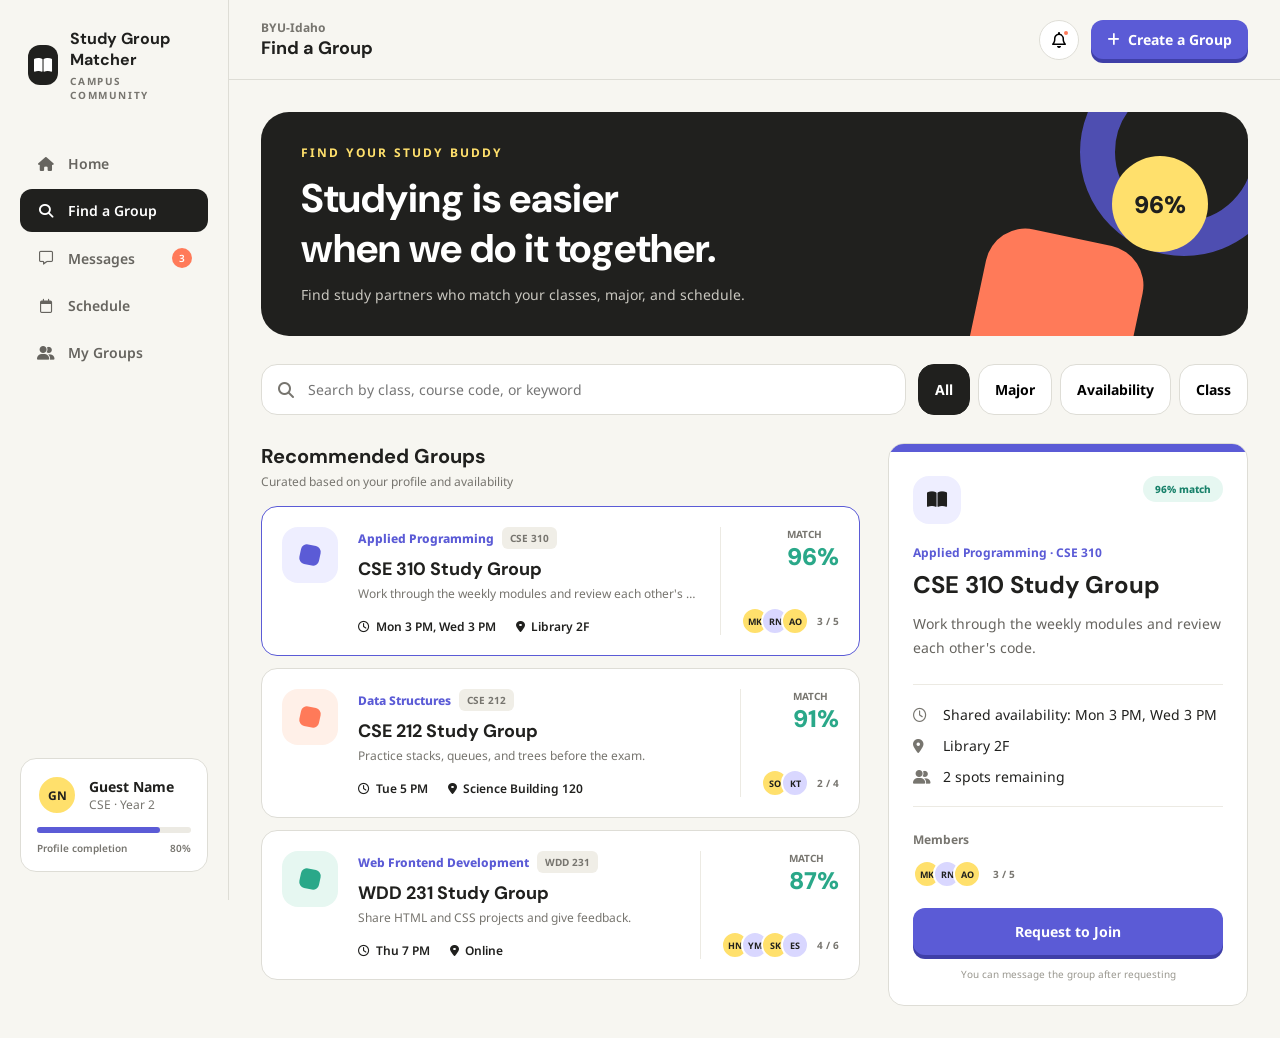
<file: index.html>
<!doctype html>
<html lang="en">
  <head>
    <meta charset="UTF-8" />
    <meta name="viewport" content="width=device-width, initial-scale=1.0">
    <link rel="stylesheet" href="https://cdnjs.cloudflare.com/ajax/libs/font-awesome/6.7.2/css/all.min.css">
    <link rel="stylesheet" href="https://fonts.googleapis.com/css2?family=DM+Sans:wght@500;600;700;900&family=Noto+Sans:wght@400;500;600;700;800&display=swap">
    <link rel="stylesheet" href="style.css">
    <title>Find a group | Study Group Matcher</title>
  </head>
  <body>
    <div class="layout">
      <!-- Side Bar -->
      <aside class="sidebar">
        <div class="brand">
          <div class="brand-logo"><i class="fa-solid fa-book-open"></i></div>
          <div>
            <div class="brand-name">Study Group Matcher</div>
            <div class="brand-sub">CAMPUS COMMUNITY</div>
          </div>
        </div>

        <nav class="nav">
          <a class="nav-item" href="#"><i class="fa-solid fa-house"></i>Home</a>
          <a class="nav-item is-active" href="index.html"><i class="fa-solid fa-magnifying-glass"></i>Find a Group</a>
          <a class="nav-item" href="#"><i class="fa-regular fa-message"></i>Messages<span class="nav-badge" id="unread-badge">3</span></a>
          <a class="nav-item" href="schedule.html"><i class="fa-regular fa-calendar"></i>Schedule</a>
          <a class="nav-item" href="my-groups.html"><i class="fa-solid fa-user-group"></i>My Groups</a>
        </nav>

        <div class="profile-card" id="profile-card">
          <!-- SAMPLE: JavaScript will put the logged-in student here later -->
          <div class="profile-row">
            <div class="avatar avatar-lg avatar-yellow">GN</div>
            <div>
              <div class="profile-name">Guest Name</div>
              <div class="profile-meta">CSE · Year 2</div>
            </div>
          </div>
          <div class="progress"><div class="progress-bar" style="width: 80%"></div></div>
          <div class="progress-label"><span>Profile completion</span><span>80%</span></div>
        </div>
      </aside>

      <!-- Main Area -->
      <main class="main">
        <header class="topbar">
          <div>
            <div class="topbar-school">BYU-Idaho</div>
            <h1 class="topbar-title">Find a Group</h1>
          </div>
          <div class="topbar-actions">
            <button class="bell-button"><i class="fa-regular fa-bell"></i><span class="bell-dot"></span></button>
            <a class="btn-primary" href="#"><i class="fa-solid fa-plus"></i><span class="btn-label">Create a Group</span></a>
          </div>
        </header>

        <div class="content">

          <section class="hero">
            <div class="hero-eyebrow">Find your study buddy</div>
            <h2 class="hero-title">Studying is easier<br>when we do it together.</h2>
            <p class="hero-lead">Find study partners who match your classes, major, and schedule.</p>
            <div class="hero-ring"></div>
            <div class="hero-square"></div>
            <div class="hero-badge" id="best-match">96%</div> <!-- SAMPLE: JavaScript puts the best match % here later -->
          </section>

          <div class="search-row">
            <label class="search-box">
              <i class="fa-solid fa-magnifying-glass"></i>
              <input type="search" id="search-input" placeholder="Search by class, course code, or keyword">
            </label>
            <div class="filters">
              <button class="filter is-active">All</button>
              <button class="filter">Major</button>
              <button class="filter">Availability</button>
              <button class="filter">Class</button>
            </div>
          </div>

          <div class="columns">

            <section class="recommended">
              <h2 class="section-title">Recommended Groups</h2>
              <p class="section-sub">Curated based on your profile and availability</p>
              <div class="group-list" id="group-list">
                <!-- SAMPLE: three example cards so the CSS can be checked.
                     JavaScript will make these cards from the Python data later. -->
                <div class="group-card is-selected">
                  <div class="card-icon theme-purple"><div class="card-icon-shape"></div></div>
                  <div class="card-body">
                    <div class="card-tags">
                      <span class="card-subject">Applied Programming</span>
                      <span class="card-code">CSE 310</span>
                    </div>
                    <h3 class="card-title">CSE 310 Study Group</h3>
                    <p class="card-desc">Work through the weekly modules and review each other's code.</p>
                    <div class="card-meta">
                      <span><i class="fa-regular fa-clock"></i>Mon 3 PM, Wed 3 PM</span>
                      <span><i class="fa-solid fa-location-dot"></i>Library 2F</span>
                    </div>
                  </div>
                  <div class="card-side">
                    <div>
                      <div class="match-label">Match</div>
                      <div class="match-value">96%</div>
                    </div>
                    <div class="member-row">
                      <div class="avatars"><span class="avatar avatar-yellow">MK</span><span class="avatar avatar-lilac">RN</span><span class="avatar avatar-yellow">AO</span></div>
                      <span class="member-count">3 / 5</span>
                    </div>
                  </div>
                </div>

                <div class="group-card">
                  <div class="card-icon theme-orange"><div class="card-icon-shape"></div></div>
                  <div class="card-body">
                    <div class="card-tags">
                      <span class="card-subject">Data Structures</span>
                      <span class="card-code">CSE 212</span>
                    </div>
                    <h3 class="card-title">CSE 212 Study Group</h3>
                    <p class="card-desc">Practice stacks, queues, and trees before the exam.</p>
                    <div class="card-meta">
                      <span><i class="fa-regular fa-clock"></i>Tue 5 PM</span>
                      <span><i class="fa-solid fa-location-dot"></i>Science Building 120</span>
                    </div>
                  </div>
                  <div class="card-side">
                    <div>
                      <div class="match-label">Match</div>
                      <div class="match-value">91%</div>
                    </div>
                    <div class="member-row">
                      <div class="avatars"><span class="avatar avatar-yellow">SO</span><span class="avatar avatar-lilac">KT</span></div>
                      <span class="member-count">2 / 4</span>
                    </div>
                  </div>
                </div>

                <div class="group-card">
                  <div class="card-icon theme-green"><div class="card-icon-shape"></div></div>
                  <div class="card-body">
                    <div class="card-tags">
                      <span class="card-subject">Web Frontend Development</span>
                      <span class="card-code">WDD 231</span>
                    </div>
                    <h3 class="card-title">WDD 231 Study Group</h3>
                    <p class="card-desc">Share HTML and CSS projects and give feedback.</p>
                    <div class="card-meta">
                      <span><i class="fa-regular fa-clock"></i>Thu 7 PM</span>
                      <span><i class="fa-solid fa-location-dot"></i>Online</span>
                    </div>
                  </div>
                  <div class="card-side">
                    <div>
                      <div class="match-label">Match</div>
                      <div class="match-value">87%</div>
                    </div>
                    <div class="member-row">
                      <div class="avatars"><span class="avatar avatar-yellow">HN</span><span class="avatar avatar-lilac">YM</span><span class="avatar avatar-yellow">SK</span><span class="avatar avatar-lilac">ES</span></div>
                      <span class="member-count">4 / 6</span>
                    </div>
                  </div>
                </div>
              </div>
            </section>

            <!-- Detail panel. SAMPLE: shows the first card. JavaScript will fill it with the selected group later -->
            <aside class="detail theme-purple" id="detail">
              <div class="detail-stripe"></div>
              <div class="detail-inner">
                <div class="detail-top">
                  <div class="detail-icon"><i class="fa-solid fa-book-open"></i></div>
                  <span class="match-pill">96% match</span>
                </div>
                <div class="detail-subject">Applied Programming · CSE 310</div>
                <h3 class="detail-title">CSE 310 Study Group</h3>
                <p class="detail-desc">Work through the weekly modules and review each other's code.</p>
                <ul class="detail-facts">
                  <li><i class="fa-regular fa-clock"></i>Shared availability: Mon 3 PM, Wed 3 PM</li>
                  <li><i class="fa-solid fa-location-dot"></i>Library 2F</li>
                  <li><i class="fa-solid fa-user-group"></i>2 spots remaining</li>
                </ul>
                <div class="detail-members-label">Members</div>
                <div class="detail-members">
                  <div class="avatars">
                    <span class="avatar avatar-yellow">MK</span>
                    <span class="avatar avatar-lilac">RN</span>
                    <span class="avatar avatar-yellow">AO</span>
                  </div>
                  <span class="member-count">3 / 5</span>
                </div>
                <button class="btn-primary btn-block">Request to Join</button>
                <p class="detail-note">You can message the group after requesting</p>
              </div>
            </aside>

          </div>
        </div>
      </main>
    </div>
  </body>
</html>
</file>
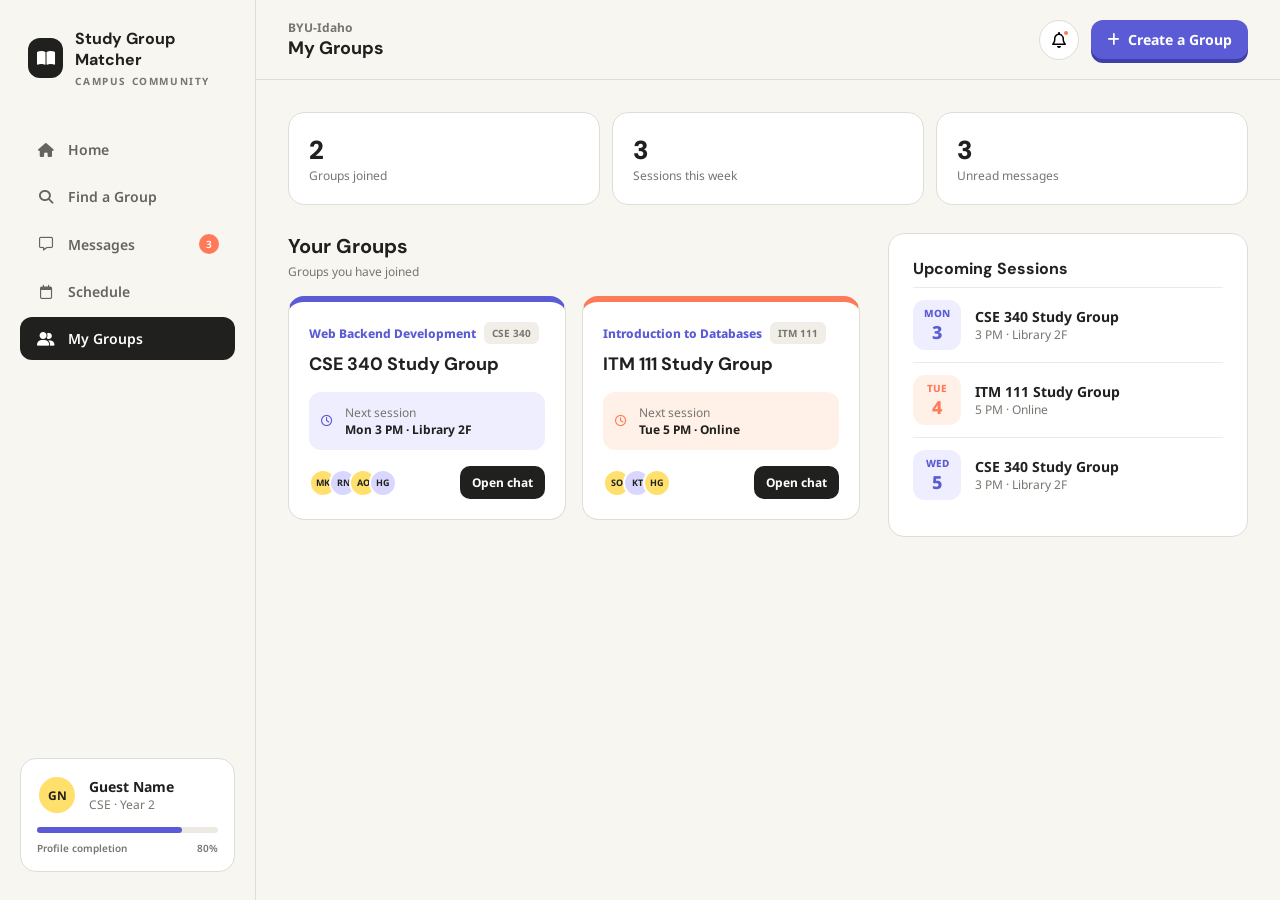
<file: my-groups.html>
<!doctype html>
<html lang="en">
  <head>
    <meta charset="UTF-8" />
    <meta name="viewport" content="width=device-width, initial-scale=1.0">
    <link rel="stylesheet" href="https://cdnjs.cloudflare.com/ajax/libs/font-awesome/6.7.2/css/all.min.css">
    <link rel="stylesheet" href="https://fonts.googleapis.com/css2?family=DM+Sans:wght@500;600;700;900&family=Noto+Sans:wght@400;500;600;700;800&display=swap">
    <link rel="stylesheet" href="style.css">
    <title>My Groups | Study Group Matcher</title>
  </head>
  <body>
    <div class="layout">
      <!-- Side Bar -->
      <aside class="sidebar">
        <div class="brand">
          <div class="brand-logo"><i class="fa-solid fa-book-open"></i></div>
          <div>
            <div class="brand-name">Study Group Matcher</div>
            <div class="brand-sub">CAMPUS COMMUNITY</div>
          </div>
        </div>

        <nav class="nav">
          <a class="nav-item" href="index.html"><i class="fa-solid fa-house"></i>Home</a>
          <a class="nav-item" href="index.html"><i class="fa-solid fa-magnifying-glass"></i>Find a Group</a>
          <a class="nav-item" href="#"><i class="fa-regular fa-message"></i>Messages<span class="nav-badge" id="unread-badge">3</span></a>
          <a class="nav-item" href="#"><i class="fa-regular fa-calendar"></i>Schedule</a>
          <a class="nav-item is-active" href="my-groups.html"><i class="fa-solid fa-user-group"></i>My Groups</a>
        </nav>

        <div class="profile-card" id="profile-card">
          <!-- SAMPLE: JavaScript will put the logged-in student here later -->
          <div class="profile-row">
            <div class="avatar avatar-lg avatar-yellow">GN</div>
            <div>
              <div class="profile-name">Guest Name</div>
              <div class="profile-meta">CSE · Year 2</div>
            </div>
          </div>
          <div class="progress"><div class="progress-bar" style="width: 80%"></div></div>
          <div class="progress-label"><span>Profile completion</span><span>80%</span></div>
        </div>
      </aside>

      <!-- Main Area -->
      <main class="main">
        <header class="topbar">
          <div>
            <div class="topbar-school">BYU-Idaho</div>
            <h1 class="topbar-title">My Groups</h1>
          </div>
          <div class="topbar-actions">
            <button class="bell-button"><i class="fa-regular fa-bell"></i><span class="bell-dot"></span></button>
            <a class="btn-primary" href="#"><i class="fa-solid fa-plus"></i><span class="btn-label">Create a Group</span></a>
          </div>
        </header>

        <div class="content">

          <!-- SAMPLE: the numbers, cards, and sessions below are example data.
               Later, JavaScript will make them from the Python data. -->
          <div class="stats">
            <div class="stat">
              <div class="stat-value">2</div>
              <div class="stat-label">Groups joined</div>
            </div>
            <div class="stat">
              <div class="stat-value">3</div>
              <div class="stat-label">Sessions this week</div>
            </div>
            <div class="stat">
              <div class="stat-value">3</div>
              <div class="stat-label">Unread messages</div>
            </div>
          </div>

          <div class="columns">

            <section>
              <h2 class="section-title">Your Groups</h2>
              <p class="section-sub">Groups you have joined</p>

              <div class="my-group-list" id="my-group-list">
                <article class="my-group-card theme-purple">
                  <div class="card-tags">
                    <span class="card-subject">Web Backend Development</span>
                    <span class="card-code">CSE 340</span>
                  </div>
                  <h3 class="card-title">CSE 340 Study Group</h3>
                  <div class="next-session">
                    <i class="fa-regular fa-clock"></i>
                    <div>
                      <div class="next-label">Next session</div>
                      <div class="next-time">Mon 3 PM · Library 2F</div>
                    </div>
                  </div>
                  <div class="my-group-foot">
                    <div class="avatars">
                      <span class="avatar avatar-yellow">MK</span>
                      <span class="avatar avatar-lilac">RN</span>
                      <span class="avatar avatar-yellow">AO</span>
                      <span class="avatar avatar-lilac">HG</span>
                    </div>
                    <a class="btn-small" href="#">Open chat</a>
                  </div>
                </article>

                <article class="my-group-card theme-orange">
                  <div class="card-tags">
                    <span class="card-subject">Introduction to Databases</span>
                    <span class="card-code">ITM 111</span>
                  </div>
                  <h3 class="card-title">ITM 111 Study Group</h3>
                  <div class="next-session">
                    <i class="fa-regular fa-clock"></i>
                    <div>
                      <div class="next-label">Next session</div>
                      <div class="next-time">Tue 5 PM · Online</div>
                    </div>
                  </div>
                  <div class="my-group-foot">
                    <div class="avatars">
                      <span class="avatar avatar-yellow">SO</span>
                      <span class="avatar avatar-lilac">KT</span>
                      <span class="avatar avatar-yellow">HG</span>
                    </div>
                    <a class="btn-small" href="#">Open chat</a>
                  </div>
                </article>
              </div>
            </section>

            <aside class="upcoming">
              <h2 class="upcoming-title">Upcoming Sessions</h2>
              <ul class="session-list" id="session-list">
                <li class="session-item">
                  <div class="session-date theme-purple">
                    <div class="session-day">MON</div>
                    <div class="session-num">3</div>
                  </div>
                  <div>
                    <div class="session-name">CSE 340 Study Group</div>
                    <div class="session-meta">3 PM · Library 2F</div>
                  </div>
                </li>
                <li class="session-item">
                  <div class="session-date theme-orange">
                    <div class="session-day">TUE</div>
                    <div class="session-num">4</div>
                  </div>
                  <div>
                    <div class="session-name">ITM 111 Study Group</div>
                    <div class="session-meta">5 PM · Online</div>
                  </div>
                </li>
                <li class="session-item">
                  <div class="session-date theme-purple">
                    <div class="session-day">WED</div>
                    <div class="session-num">5</div>
                  </div>
                  <div>
                    <div class="session-name">CSE 340 Study Group</div>
                    <div class="session-meta">3 PM · Library 2F</div>
                  </div>
                </li>
              </ul>
            </aside>

          </div>
        </div>
      </main>
    </div>
  </body>
</html>
</file>
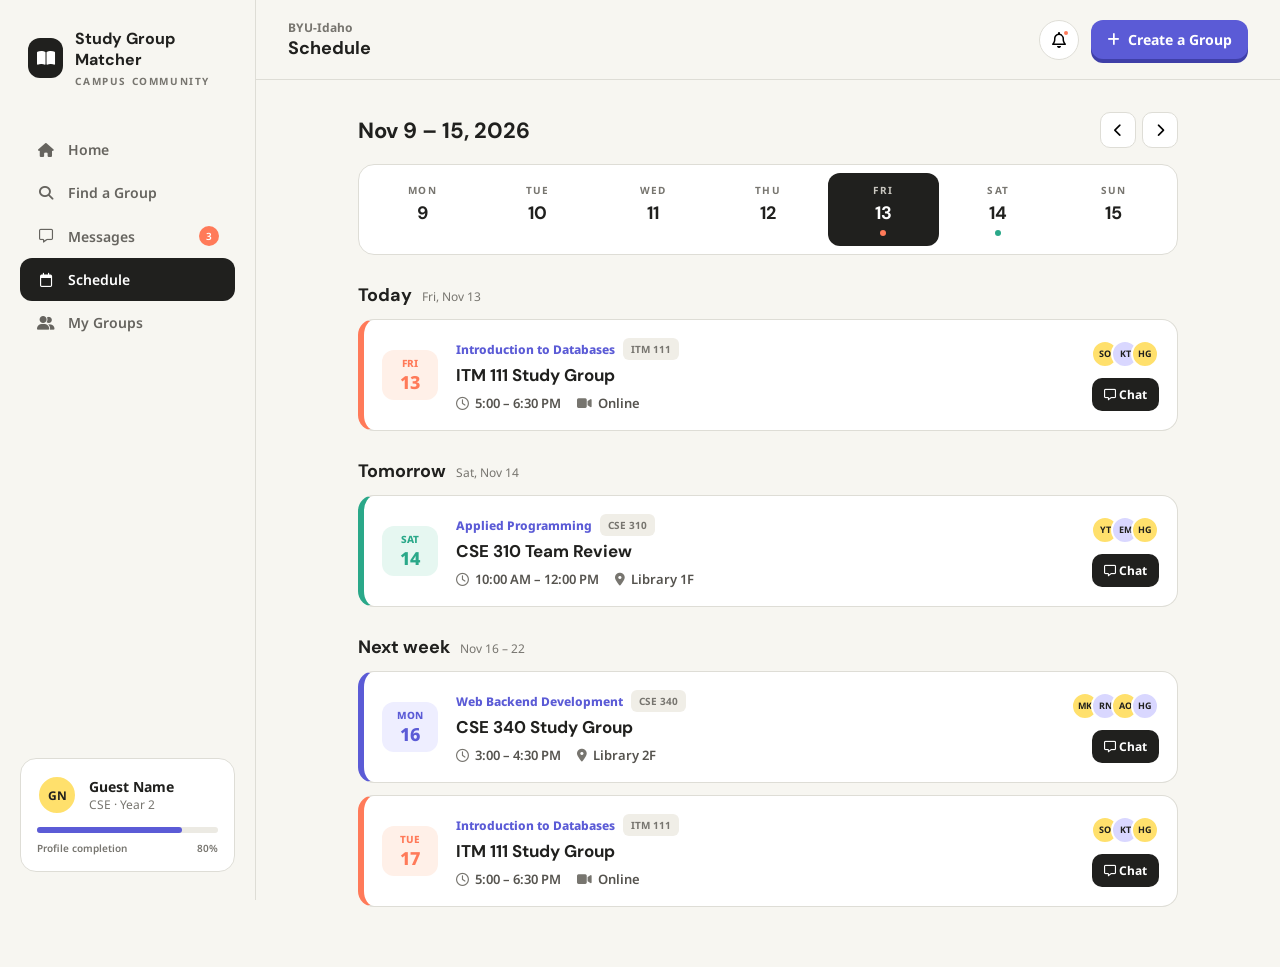
<file: schedule.html>
<!doctype html>
<html lang="en">
  <head>
    <meta charset="UTF-8" />
    <meta name="viewport" content="width=device-width, initial-scale=1.0">
    <link rel="stylesheet" href="https://cdnjs.cloudflare.com/ajax/libs/font-awesome/6.7.2/css/all.min.css">
    <link rel="stylesheet" href="https://fonts.googleapis.com/css2?family=DM+Sans:wght@500;600;700;900&family=Noto+Sans:wght@400;500;600;700;800&display=swap">
    <link rel="stylesheet" href="style.css">
    <title>Schedule | Study Group Matcher</title>
  </head>
  <body>
    <div class="layout">
      <!-- Side Bar -->
      <aside class="sidebar">
        <div class="brand">
          <div class="brand-logo"><i class="fa-solid fa-book-open"></i></div>
          <div>
            <div class="brand-name">Study Group Matcher</div>
            <div class="brand-sub">CAMPUS COMMUNITY</div>
          </div>
        </div>

        <a class="nav-item" href="index.html"><i class="fa-solid fa-house"></i>Home</a>
        <a class="nav-item" href="index.html"><i class="fa-solid fa-magnifying-glass"></i>Find a Group</a>
        <a class="nav-item" href="#"><i class="fa-regular fa-message"></i>Messages<span class="nav-badge" id="unread-badge">3</span></a>
        <a class="nav-item is-active" href="schedule.html"><i class="fa-regular fa-calendar"></i>Schedule</a>
        <a class="nav-item" href="my-groups.html"><i class="fa-solid fa-user-group"></i>My Groups</a>

        <div class="profile-card" id="profile-card">
          <!-- SAMPLE: JavaScript will put the logged-in student here later -->
          <div class="profile-row">
            <div class="avatar avatar-lg avatar-yellow">GN</div>
            <div>
              <div class="profile-name">Guest Name</div>
              <div class="profile-meta">CSE · Year 2</div>
            </div>
          </div>
          <div class="progress"><div class="progress-bar" style="width: 80%"></div></div>
          <div class="progress-label"><span>Profile completion</span><span>80%</span></div>
        </div>
      </aside>

      <!-- Main Area -->
      <main class="main">
        <header class="topbar">
          <div>
            <div class="topbar-school">BYU-Idaho</div>
            <h1 class="topbar-title">Schedule</h1>
          </div>
          <div class="topbar-actions">
            <button class="bell-button"><i class="fa-regular fa-bell"></i><span class="bell-dot"></span></button>
            <a class="btn-primary" href="#"><i class="fa-solid fa-plus"></i><span class="btn-label">Create a Group</span></a>
          </div>
        </header>

        <div class="content">
            <div class="schedule">
                <!-- SAMPLE: JavaScript will make the week from the Python data later -->
                <div class="week-bar">
                <h2 class="week-label">Nov 9 – 15, 2026</h2>
                <div class="week-arrows">
                    <button class="icon-btn"><i class="fa-solid fa-chevron-left"></i></button>
                    <button class="icon-btn"><i class="fa-solid fa-chevron-right"></i></button>
                </div>
                </div>

                <div class="day-strip">
                <div class="day">
                    <div class="day-name">MON</div>
                    <div class="day-num">9</div>
                    <div class="day-dots"></div>
                </div>
                <div class="day">
                    <div class="day-name">TUE</div>
                    <div class="day-num">10</div>
                    <div class="day-dots"></div>
                </div>
                <div class="day">
                    <div class="day-name">WED</div>
                    <div class="day-num">11</div>
                    <div class="day-dots"></div>
                </div>
                <div class="day">
                    <div class="day-name">THU</div>
                    <div class="day-num">12</div>
                    <div class="day-dots"></div>
                </div>
                <div class="day is-today">
                    <div class="day-name">FRI</div>
                    <div class="day-num">13</div>
                    <div class="day-dots"><span class="dot theme-orange"></span></div>
                </div>
                <div class="day">
                    <div class="day-name">SAT</div>
                    <div class="day-num">14</div>
                    <div class="day-dots"><span class="dot theme-green"></span></div>
                </div>
                <div class="day">
                    <div class="day-name">SUN</div>
                    <div class="day-num">15</div>
                    <div class="day-dots"></div>
                </div>
            </div> 

            <!-- SAMPLE: JavaScript will make these cards from the Python data later -->

            <!-- Today -->
            <section class="day-group">
            <div class="group-head">
                <h2 class="group-title">Today</h2>
                <span class="group-date">Fri, Nov 13</span>
            </div>

            <article class="session-card theme-orange">
                <div class="session-date">
                <div class="session-day">FRI</div>
                <div class="session-num">13</div>
                </div>
                <div class="session-body">
                <div class="card-tags">
                    <span class="card-subject">Introduction to Databases</span>
                    <span class="card-code">ITM 111</span>
                </div>
                <h3 class="session-title">ITM 111 Study Group</h3>
                <div class="session-info">
                    <span><i class="fa-regular fa-clock"></i>5:00 – 6:30 PM</span>
                    <span><i class="fa-solid fa-video"></i>Online</span>
                </div>
                </div>
                <div class="session-actions">
                <div class="avatars">
                    <span class="avatar avatar-yellow">SO</span>
                    <span class="avatar avatar-lilac">KT</span>
                    <span class="avatar avatar-yellow">HG</span>
                </div>
                <a class="btn-small" href="#"><i class="fa-regular fa-message"></i> Chat</a>
                </div>
            </article>
            </section>

            <!-- Tomorrow -->
            <section class="day-group">
            <div class="group-head">
                <h2 class="group-title">Tomorrow</h2>
                <span class="group-date">Sat, Nov 14</span>
            </div>

            <article class="session-card theme-green">
                <div class="session-date">
                <div class="session-day">SAT</div>
                <div class="session-num">14</div>
                </div>
                <div class="session-body">
                <div class="card-tags">
                    <span class="card-subject">Applied Programming</span>
                    <span class="card-code">CSE 310</span>
                </div>
                <h3 class="session-title">CSE 310 Team Review</h3>
                <div class="session-info">
                    <span><i class="fa-regular fa-clock"></i>10:00 AM – 12:00 PM</span>
                    <span><i class="fa-solid fa-location-dot"></i>Library 1F</span>
                </div>
                </div>
                <div class="session-actions">
                <div class="avatars">
                    <span class="avatar avatar-yellow">YT</span>
                    <span class="avatar avatar-lilac">EM</span>
                    <span class="avatar avatar-yellow">HG</span>
                </div>
                <a class="btn-small" href="#"><i class="fa-regular fa-message"></i> Chat</a>
                </div>
            </article>
            </section>

            <!-- Next week -->
            <section class="day-group">
            <div class="group-head">
                <h2 class="group-title">Next week</h2>
                <span class="group-date">Nov 16 – 22</span>
            </div>

            <article class="session-card theme-purple">
                <div class="session-date">
                <div class="session-day">MON</div>
                <div class="session-num">16</div>
                </div>
                <div class="session-body">
                <div class="card-tags">
                    <span class="card-subject">Web Backend Development</span>
                    <span class="card-code">CSE 340</span>
                </div>
                <h3 class="session-title">CSE 340 Study Group</h3>
                <div class="session-info">
                    <span><i class="fa-regular fa-clock"></i>3:00 – 4:30 PM</span>
                    <span><i class="fa-solid fa-location-dot"></i>Library 2F</span>
                </div>
                </div>
                <div class="session-actions">
                <div class="avatars">
                    <span class="avatar avatar-yellow">MK</span>
                    <span class="avatar avatar-lilac">RN</span>
                    <span class="avatar avatar-yellow">AO</span>
                    <span class="avatar avatar-lilac">HG</span>
                </div>
                <a class="btn-small" href="#"><i class="fa-regular fa-message"></i> Chat</a>
                </div>
            </article>

            <article class="session-card theme-orange">
                <div class="session-date">
                <div class="session-day">TUE</div>
                <div class="session-num">17</div>
                </div>
                <div class="session-body">
                <div class="card-tags">
                    <span class="card-subject">Introduction to Databases</span>
                    <span class="card-code">ITM 111</span>
                </div>
                <h3 class="session-title">ITM 111 Study Group</h3>
                <div class="session-info">
                    <span><i class="fa-regular fa-clock"></i>5:00 – 6:30 PM</span>
                    <span><i class="fa-solid fa-video"></i>Online</span>
                </div>
                </div>
                <div class="session-actions">
                <div class="avatars">
                    <span class="avatar avatar-yellow">SO</span>
                    <span class="avatar avatar-lilac">KT</span>
                    <span class="avatar avatar-yellow">HG</span>
                </div>
                <a class="btn-small" href="#"><i class="fa-regular fa-message"></i> Chat</a>
                </div>
            </article>
            </section>
            </div>
        </div>
      </main>
    </div>
  </body>
</html>
</file>
<file: style.css>
:root {
  --bg: #f7f6f1;
  --ink: #20201e;
  --white: #ffffff;
  --line: #deddd6;
  --line-soft: #eceae3;
  --chip: #f0eee7;
  --muted: #77756f;
  --muted-3: #99978f;
  --placeholder: #aaa8a1;
  --purple: #5b5bd6;
  --purple-dark: #3f3fa8;
  --orange: #ff7a59;
  --yellow: #ffe06c;
  --green: #2aa889;
  --lilac: #d9d7ff;
  --font-sans: "Noto Sans", sans-serif;
  --font-display: "DM Sans", "Noto Sans", sans-serif;
}

/* colours for each group */
.theme-orange { --accent: #ff7a59; --pale: #fff0e8; }
.theme-purple { --accent: #5b5bd6; --pale: #eeeeff; }
.theme-green  { --accent: #2aa889; --pale: #e6f7f1; }

* {
  box-sizing: border-box;
}

body {
  margin: 0;
  background: var(--bg);
  color: var(--ink);
  font-family: var(--font-sans);
}

button {
  font-family: inherit;
}

h2, h3, p {
  margin: 0;
}

/* ===== Layout ===== */
.layout {
  display: flex;
  min-height: 100vh;
}

.main {
  flex: 1;
}

.content {
  padding: 32px;
}

/* left: list, right: panel */
.columns {
  display: grid;
  grid-template-columns: 1fr 360px;
  gap: 28px;
  align-items: start;
}

/* ===== Sidebar ===== */
.sidebar {
  position: sticky;
  top: 0;
  display: flex;
  flex-direction: column;
  width: 256px;
  height: 100vh;
  padding: 28px 20px;
  border-right: 1px solid var(--line);
}

.brand {
  display: flex;
  align-items: center;
  gap: 12px;
  margin-bottom: 40px;
  padding: 0 8px;
}

.brand-logo {
  display: grid;
  place-items: center;
  width: 40px;
  height: 40px;
  border-radius: 12px;
  background: var(--ink);
  color: var(--white);
}

.brand-name {
  font-family: var(--font-display);
  font-weight: 700;
}

.brand-sub {
  margin-top: 4px;
  font-size: 10px;
  font-weight: 700;
  letter-spacing: 0.16em;
  color: var(--muted);
}

.nav {
  display: flex;
  flex-direction: column;
  gap: 4px;
}

.nav-item {
  display: flex;
  align-items: center;
  gap: 12px;
  padding: 12px 16px;
  border-radius: 12px;
  font-size: 14px;
  font-weight: 600;
  color: #66645f;
  text-decoration: none;
}

.nav-item i {
  width: 20px;
  text-align: center;
}

.nav-item:hover {
  background: var(--white);
}

.nav-item.is-active {
  background: var(--ink);
  color: var(--white);
}

.nav-badge {
  display: grid;
  place-items: center;
  width: 20px;
  height: 20px;
  margin-left: auto;
  border-radius: 50%;
  background: var(--orange);
  color: var(--white);
  font-size: 10px;
}

.profile-card {
  margin-top: auto;   /* push to the bottom */
  padding: 16px;
  border: 1px solid var(--line);
  border-radius: 16px;
  background: var(--white);
}

.profile-row {
  display: flex;
  align-items: center;
  gap: 12px;
  margin-bottom: 12px;
}

.profile-name {
  font-size: 14px;
  font-weight: 700;
}

.profile-meta {
  font-size: 12px;
  color: var(--muted);
}

.progress {
  height: 6px;
  border-radius: 999px;
  background: var(--line-soft);
}

.progress-bar {
  height: 100%;
  border-radius: 999px;
  background: var(--purple);
}

.progress-label {
  display: flex;
  justify-content: space-between;
  margin-top: 8px;
  font-size: 10px;
  font-weight: 600;
  color: var(--muted);
}

/* ===== Top bar ===== */
.topbar {
  display: flex;
  align-items: center;
  height: 80px;
  padding: 0 32px;
  border-bottom: 1px solid var(--line);
}

.topbar-school {
  font-size: 12px;
  font-weight: 700;
  color: var(--muted);
}

.topbar-title {
  margin: 0;
  font-family: var(--font-display);
  font-size: 18px;
}

.topbar-actions {
  display: flex;
  align-items: center;
  gap: 12px;
  margin-left: auto;
}

.bell-button {
  position: relative;
  width: 40px;
  height: 40px;
  border: 1px solid var(--line);
  border-radius: 50%;
  background: var(--white);
  font-size: 16px;
  cursor: pointer;
}

.bell-dot {
  position: absolute;
  top: 8px;
  right: 8px;
  width: 8px;
  height: 8px;
  border: 2px solid var(--white);
  border-radius: 50%;
  background: var(--orange);
}

/* ===== Buttons ===== */
.btn-primary {
  display: inline-flex;
  align-items: center;
  justify-content: center;
  gap: 8px;
  padding: 10px 16px;
  border: 0;
  border-radius: 12px;
  background: var(--purple);
  color: var(--white);
  font-size: 14px;
  font-weight: 700;
  text-decoration: none;
  box-shadow: 0 4px 0 var(--purple-dark);
  cursor: pointer;
}

.btn-primary:hover {
  transform: translateY(-2px);
}

.btn-block {
  width: 100%;
  padding: 14px 0;
}

.btn-small {
  padding: 8px 12px;
  border-radius: 10px;
  background: var(--ink);
  color: var(--white);
  font-size: 12px;
  font-weight: 700;
  text-decoration: none;
}

/* ===== Avatars ===== */
.avatars {
  display: flex;
}

.avatar {
  display: grid;
  place-items: center;
  width: 28px;
  height: 28px;
  border: 2px solid var(--white);
  border-radius: 50%;
  font-size: 9px;
  font-weight: 700;
}

.avatars .avatar + .avatar {
  margin-left: -8px;   /* overlap */
}

.avatar-lg {
  width: 40px;
  height: 40px;
  font-size: 12px;
}

.avatar-yellow { background: var(--yellow); }
.avatar-lilac  { background: var(--lilac); }

/* ===== Hero ===== */
.hero {
  position: relative;
  overflow: hidden;
  margin-bottom: 28px;
  padding: 32px 40px;
  border-radius: 28px;
  background: var(--ink);
  color: var(--white);
}

.hero-eyebrow,
.hero-title,
.hero-lead {
  position: relative;
  z-index: 1;   /* text on top of the shapes */
  max-width: 600px;
}

.hero-eyebrow {
  margin-bottom: 12px;
  font-size: 12px;
  font-weight: 700;
  letter-spacing: 0.18em;
  text-transform: uppercase;
  color: var(--yellow);
}

.hero-title {
  font-family: var(--font-display);
  font-size: 40px;
  line-height: 1.25;
}

.hero-lead {
  margin-top: 12px;
  font-size: 14px;
  color: #c9c7c0;
}

.hero-ring {
  position: absolute;
  top: -64px;
  right: -40px;
  width: 208px;
  height: 208px;
  border: 35px solid var(--purple);
  border-radius: 50%;
  opacity: 0.8;
}

.hero-square {
  position: absolute;
  bottom: -60px;
  right: 112px;
  width: 160px;
  height: 160px;
  border-radius: 40px;
  background: var(--orange);
  transform: rotate(12deg);
}

.hero-badge {
  position: absolute;
  top: 44px;
  right: 40px;
  display: grid;
  place-items: center;
  width: 96px;
  height: 96px;
  border-radius: 50%;
  background: var(--yellow);
  color: var(--ink);
  font-family: var(--font-display);
  font-size: 24px;
  font-weight: 900;
}

/* ===== Search and filters ===== */
.search-row {
  display: flex;
  gap: 12px;
  margin-bottom: 28px;
}

.search-box {
  flex: 1;
  display: flex;
  align-items: center;
  gap: 12px;
  padding: 14px 16px;
  border: 1px solid var(--line);
  border-radius: 16px;
  background: var(--white);
  color: var(--muted);
}

.search-box input {
  width: 100%;
  border: 0;
  outline: none;
  background: transparent;
  font-family: inherit;
  font-size: 14px;
}

.filters {
  display: flex;
  gap: 8px;
}

.filter {
  padding: 14px 16px;
  border: 1px solid var(--line);
  border-radius: 16px;
  background: var(--white);
  font-size: 14px;
  font-weight: 700;
  cursor: pointer;
}

.filter:hover {
  border-color: var(--placeholder);
}

.filter.is-active {
  border-color: var(--ink);
  background: var(--ink);
  color: var(--white);
}

/* ===== Section headings ===== */
.section-title {
  font-family: var(--font-display);
  font-size: 20px;
}

.section-sub {
  margin: 4px 0 16px;
  font-size: 12px;
  color: var(--muted);
}

/* ===== Find a Group: group cards ===== */
.group-list {
  display: flex;
  flex-direction: column;
  gap: 12px;
}

.group-card {
  display: flex;
  gap: 20px;
  padding: 20px;
  border: 1px solid var(--line);
  border-radius: 16px;
  background: var(--white);
  cursor: pointer;
}

.group-card:hover {
  box-shadow: 0 10px 15px rgba(0, 0, 0, 0.08);
}

.group-card.is-selected {
  border-color: var(--purple);
}

.card-icon {
  display: grid;
  place-items: center;
  flex-shrink: 0;
  width: 56px;
  height: 56px;
  border-radius: 16px;
  background: var(--pale);
}

.card-icon-shape {
  width: 20px;
  height: 20px;
  border-radius: 6px;
  background: var(--accent);
  transform: rotate(12deg);
}

.card-body {
  flex: 1;
  min-width: 0;
}

.card-tags {
  display: flex;
  align-items: center;
  gap: 8px;
}

.card-subject {
  font-size: 12px;
  font-weight: 800;
  color: var(--purple);
}

.card-code {
  padding: 4px 8px;
  border-radius: 6px;
  background: var(--chip);
  font-size: 10px;
  font-weight: 700;
  color: var(--muted);
}

.card-title {
  margin-top: 8px;
  font-family: var(--font-display);
  font-size: 18px;
}

.card-desc {
  margin-top: 4px;
  overflow: hidden;
  white-space: nowrap;
  text-overflow: ellipsis;   /* "..." when too long */
  font-size: 12px;
  color: var(--muted);
}

.card-meta {
  display: flex;
  gap: 20px;
  margin-top: 16px;
  font-size: 12px;
  font-weight: 600;
}

.card-meta i {
  margin-right: 6px;
}

.card-side {
  display: flex;
  flex-direction: column;
  align-items: flex-end;
  justify-content: space-between;
  padding-left: 20px;
  border-left: 1px solid var(--line-soft);
}

.match-label {
  font-size: 10px;
  font-weight: 700;
  text-transform: uppercase;
  color: var(--muted);
}

.match-value {
  font-family: var(--font-display);
  font-size: 24px;
  font-weight: 900;
  color: var(--green);
}

.member-row {
  display: flex;
  align-items: center;
  gap: 8px;
}

.member-count {
  font-size: 10px;
  font-weight: 700;
  color: var(--muted);
}

/* ===== Find a Group: detail panel ===== */
.detail {
  position: sticky;
  top: 24px;
  overflow: hidden;
  border: 1px solid var(--line);
  border-radius: 16px;
  background: var(--white);
}

.detail-stripe {
  height: 8px;
  background: var(--accent);
}

.detail-inner {
  padding: 24px;
}

.detail-top {
  display: flex;
  justify-content: space-between;
  margin-bottom: 20px;
}

.detail-icon {
  display: grid;
  place-items: center;
  width: 48px;
  height: 48px;
  border-radius: 16px;
  background: var(--pale);
  font-size: 18px;
}

.match-pill {
  height: fit-content;
  padding: 6px 12px;
  border-radius: 999px;
  background: #e6f7f1;
  font-size: 10px;
  font-weight: 800;
  color: #18816a;
}

.detail-subject {
  font-size: 12px;
  font-weight: 700;
  color: var(--purple);
}

.detail-title {
  margin-top: 8px;
  font-family: var(--font-display);
  font-size: 24px;
}

.detail-desc {
  margin-top: 12px;
  font-size: 14px;
  line-height: 24px;
  color: #66645f;
}

.detail-facts {
  display: flex;
  flex-direction: column;
  gap: 12px;
  margin: 24px 0;
  padding: 20px 0;
  border-top: 1px solid var(--line-soft);
  border-bottom: 1px solid var(--line-soft);
  list-style: none;
  font-size: 14px;
}

.detail-facts i {
  width: 18px;
  margin-right: 12px;
  color: var(--muted);
}

.detail-members-label {
  margin-bottom: 12px;
  font-size: 12px;
  font-weight: 700;
  color: var(--muted);
}

.detail-members {
  display: flex;
  align-items: center;
  gap: 12px;
  margin-bottom: 20px;
}

.detail-note {
  margin-top: 12px;
  text-align: center;
  font-size: 10px;
  color: var(--muted-3);
}

/* ===== My Groups: number boxes ===== */
.stats {
  display: grid;
  grid-template-columns: repeat(3, 1fr);
  gap: 12px;
  margin-bottom: 28px;
}

.stat {
  padding: 20px;
  border: 1px solid var(--line);
  border-radius: 16px;
  background: var(--white);
}

.stat-value {
  font-family: var(--font-display);
  font-size: 26px;
  font-weight: 900;
}

.stat-label {
  font-size: 12px;
  color: var(--muted);
}

/* ===== My Groups: group cards ===== */
.my-group-list {
  display: grid;
  grid-template-columns: 1fr 1fr;
  gap: 16px;
}

.my-group-card {
  padding: 20px;
  border: 1px solid var(--line);
  border-top: 6px solid var(--accent);
  border-radius: 16px;
  background: var(--white);
}

.next-session {
  display: flex;
  align-items: center;
  gap: 12px;
  margin-top: 16px;
  padding: 12px;
  border-radius: 12px;
  background: var(--pale);
  font-size: 12px;
}

.next-session i {
  color: var(--accent);
}

.next-label {
  color: var(--muted);
}

.next-time {
  font-weight: 700;
}

.my-group-foot {
  display: flex;
  align-items: center;
  justify-content: space-between;
  margin-top: 16px;
}

/* ===== My Groups: upcoming sessions ===== */
.upcoming {
  position: sticky;
  top: 24px;
  padding: 24px;
  border: 1px solid var(--line);
  border-radius: 16px;
  background: var(--white);
}

.upcoming-title {
  margin-bottom: 8px;
  font-family: var(--font-display);
  font-size: 16px;
}

.session-list {
  margin: 0;
  padding: 0;
  list-style: none;
}

.session-item {
  display: flex;
  align-items: center;
  gap: 14px;
  padding: 12px 0;
  border-top: 1px solid var(--line-soft);
}

.session-date {
  width: 48px;
  padding: 6px 0;
  border-radius: 12px;
  background: var(--pale);
  color: var(--accent);
  font-weight: 800;
  text-align: center;
}

.session-day {
  font-size: 10px;
}

.session-num {
  font-size: 18px;
}

.session-name {
  font-size: 14px;
  font-weight: 700;
}

.session-meta {
  font-size: 12px;
  color: var(--muted);
}

/* ===== Schedule page ===== */
.schedule {
  max-width: 820px;
  margin: 0 auto;
}

/* Upper bar */
.week-bar {
  display: flex;
  align-items: center;
  margin-bottom: 16px;
}

.week-label {
  font-family: var(--font-display);
  font-size: 22px;
}

.week-arrows {
  display: flex;
  gap: 6px;
  margin-left: auto;
}

.icon-btn {
  width: 36px;
  height: 36px;
  border: 1px solid var(--line);
  border-radius: 10px;
  background: var(--white);
  cursor: pointer;
}

/* Boxes for 7 days */
.day-strip {
  display: grid;
  grid-template-columns: repeat(7, 1fr);
  gap: 4px;
  margin-bottom: 28px;
  padding: 8px;
  border: 1px solid var(--line);
  border-radius: 16px;
  background: var(--white);
}

.day {
  padding: 10px 0;
  border-radius: 12px;
  text-align: center;
}

.day-name {
  font-size: 10px;
  font-weight: 700;
  letter-spacing: 0.12em;
  color: var(--muted);
}

.day-num {
  margin-top: 4px;
  font-family: var(--font-display);
  font-size: 18px;
  font-weight: 700;
}

.day.is-today {
  background: var(--ink);
  color: var(--white);
}

.day.is-today .day-name {
  color: #c9c7c0;
}

/* Dots with schedule */
.day-dots {
  display: flex;
  justify-content: center;
  gap: 3px;
  height: 6px;
  margin-top: 5px;
}

.dot {
  width: 6px;
  height: 6px;
  border-radius: 50%;
  background: var(--accent);
}

/* Heading / Tomorrow / Next week） */
.day-group {
  margin-bottom: 28px;
}

.group-head {
  display: flex;
  align-items: baseline; 
  gap: 10px;
  margin-bottom: 12px;
}

.group-title {
  font-family: var(--font-display);
  font-size: 18px;
}

.group-date {
  font-size: 12px;
  color: var(--muted);
}

/* Plans */
.session-card {
  display: flex;
  align-items: center;
  gap: 18px;
  margin-bottom: 12px;
  padding: 18px;
  border: 1px solid var(--line);
  border-left: 6px solid var(--accent); 
  border-radius: 16px;
  background: var(--white);
}

.session-card .session-date {
  flex-shrink: 0;
  width: 56px;
}

.session-body {
  flex: 1;
  min-width: 0;
}

.session-title {
  margin-top: 4px;
  font-family: var(--font-display);
  font-size: 17px;
}

.session-info {
  display: flex;
  flex-wrap: wrap;
  gap: 16px;
  margin-top: 8px;
  font-size: 13px;
  font-weight: 600;
  color: #55534e;
}

.session-info i {
  margin-right: 6px;
  color: var(--muted);
}

.session-actions {
  display: flex;
  flex-direction: column;
  align-items: flex-end;
  gap: 10px;
}

/* ===== Tablets: one column ===== */
@media (max-width: 1100px) {
  .columns {
    grid-template-columns: minmax(0, 1fr);
  }

  .detail,
  .upcoming {
    position: static;
  }

  .search-row {
    flex-direction: column;
  }

  .hero-badge {
    display: none;
  }
}

/* ===== Phones ===== */
@media (max-width: 768px) {
  .main {
    min-width: 0;
    padding-bottom: 72px;   /* room for the menu bar */
  }

  .content {
    padding: 16px;
  }

  /* sidebar becomes a menu bar at the bottom */
  .sidebar {
    position: fixed;
    top: auto;
    bottom: 0;
    left: 0;
    z-index: 10;
    width: 100%;
    height: auto;
    padding: 6px 8px;
    border-top: 1px solid var(--line);
    background: var(--white);
  }

  .brand,
  .profile-card,
  .btn-label,
  .hero-ring,
  .hero-square {
    display: none;
  }

  .nav {
    flex-direction: row;
  }

  .nav-item {
    position: relative;
    flex: 1;
    flex-direction: column;
    gap: 4px;
    padding: 8px 2px;
    font-size: 10px;
  }

  .nav-badge {
    position: absolute;
    top: 2px;
    right: 20%;
  }

  .topbar {
    padding: 0 16px;
  }

  .hero {
    padding: 28px 24px;
  }

  .hero-title {
    font-size: 26px;
  }

  .filters {
    overflow-x: auto;
  }

  .filter {
    white-space: nowrap;
  }

  .group-card {
    flex-direction: column;
  }

  .card-meta {
    flex-wrap: wrap;
  }

  .card-side {
    flex-direction: row;
    align-items: center;
    padding: 16px 0 0;
    border-left: 0;
    border-top: 1px solid var(--line-soft);
  }

  .stat {
    padding: 14px;
  }

  .stat-value {
    font-size: 22px;
  }

  .my-group-list {
    grid-template-columns: 1fr;
  }
}
</file>
